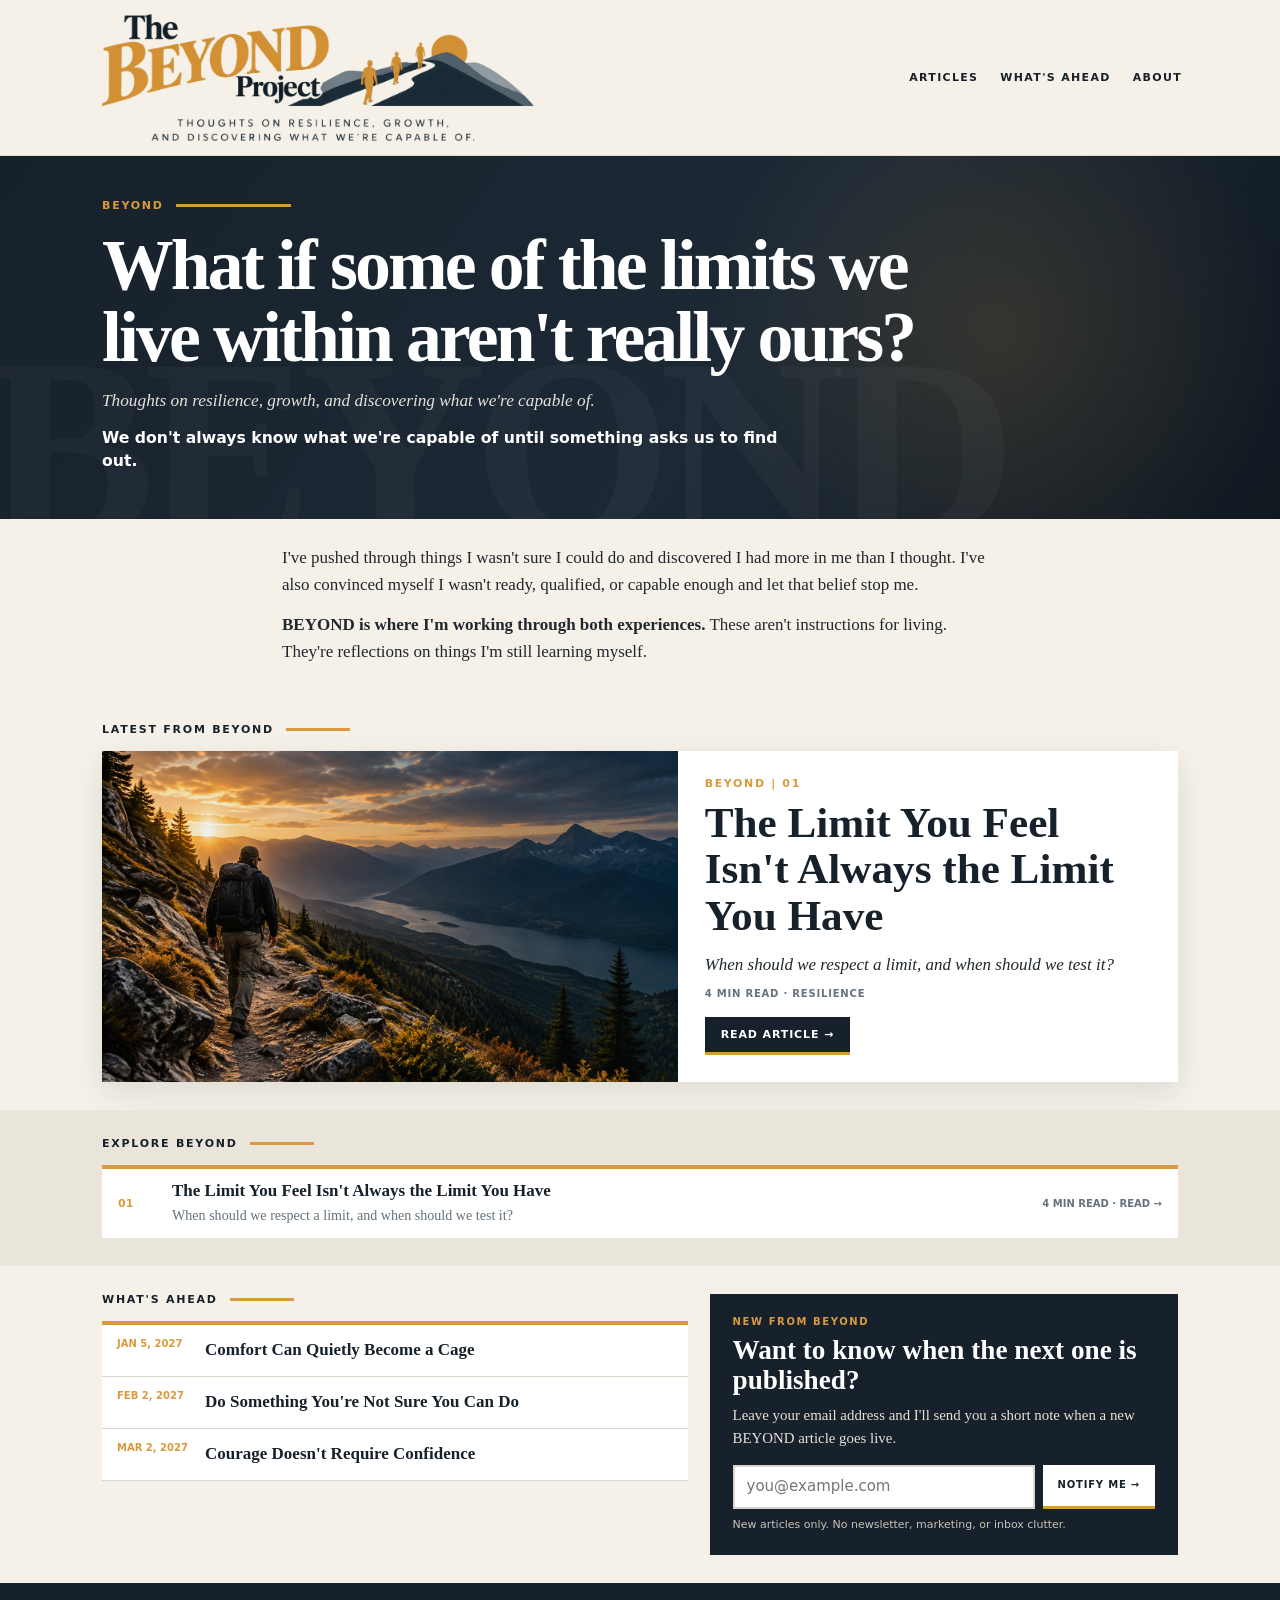
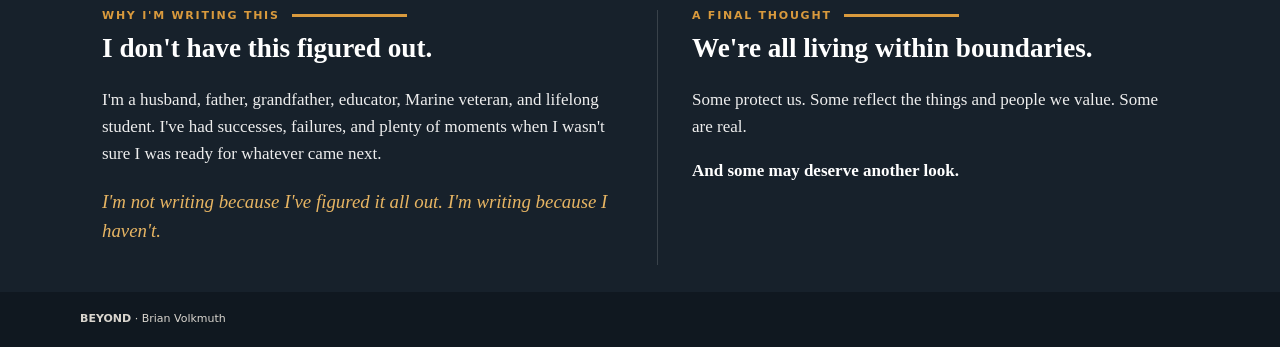
<file: index.html>
<!doctype html><html lang="en"><head>
<meta charset="utf-8"><meta name="viewport" content="width=device-width,initial-scale=1">
<title>BEYOND | Thoughts on resilience, growth, and discovering what we're capable of</title>
<meta name="description" content="BEYOND is Brian Volkmuth's series of reflections on resilience, growth, uncertainty, and discovering what we're capable of.">
<style>
:root{--navy:#17212B;--navy2:#101820;--amber:#D99A3D;--amber2:#E7B563;--ivory:#F5F1E8;--paper:#EAE5DA;--ink:#20272D;--slate:#64727D;--display:Georgia,"Times New Roman",serif;--ui:system-ui,-apple-system,BlinkMacSystemFont,"Segoe UI",Arial,sans-serif;--wide:1120px;--reading:760px}*{box-sizing:border-box}html{scroll-behavior:smooth}body{margin:0;background:var(--ivory);color:var(--ink);font:17px/1.58 var(--display)}a{color:inherit}.sr-only{position:absolute;width:1px;height:1px;padding:0;margin:-1px;overflow:hidden;clip:rect(0,0,0,0);white-space:nowrap;border:0}.mast{position:relative;overflow:hidden;color:#fff;background:radial-gradient(circle at 78% 48%,rgba(217,154,61,.15),transparent 28%),linear-gradient(125deg,var(--navy),#1c2935 58%,var(--navy2))}.mast:before{content:"BEYOND";position:absolute;left:-15px;bottom:-58px;color:rgba(255,255,255,.03);font:700 clamp(8rem,20vw,16rem)/1 var(--display);letter-spacing:-.05em}.mastin{position:relative;z-index:1;max-width:var(--wide);margin:auto;padding:44px 22px 46px}.eyebrow,.sectionlabel{display:flex;align-items:center;gap:12px;font:800 11px/1 var(--ui);letter-spacing:.16em;text-transform:uppercase}.eyebrow{color:var(--amber)}.line{height:3px;width:115px;background:var(--amber)}.mast h1{max-width:820px;margin:18px 0 13px;font-size:clamp(2.7rem,5.6vw,4.9rem);line-height:1.01;letter-spacing:-.04em}.mast .sub{max-width:680px;margin:0 0 12px;color:#e6e1d8;font-style:italic;font-size:1.08rem}.mast .thought{max-width:680px;margin:0;font:700 .98rem/1.5 var(--ui)}.intro{max-width:var(--reading);margin:auto;padding:26px 22px 16px}.intro p{margin:0 0 .8em}.wrap{max-width:var(--wide);margin:auto;padding:28px 22px}.sectionlabel{margin-bottom:16px;color:var(--navy)}.sectionlabel .line{width:64px}.feature{display:grid;grid-template-columns:1.07fr .93fr;background:#fff;box-shadow:0 10px 28px rgba(23,33,43,.1)}.media{min-height:285px;background-position:center;background-size:cover}.copy{padding:27px;display:flex;flex-direction:column;justify-content:center}.num{color:var(--amber);font:800 11px/1 var(--ui);letter-spacing:.15em;text-transform:uppercase}.copy h2{margin:11px 0 12px;color:var(--navy);font-size:clamp(1.9rem,3.4vw,2.7rem);line-height:1.08}.copy p{margin:0 0 11px}.meta{color:var(--slate);font:700 10px/1 var(--ui);letter-spacing:.08em;text-transform:uppercase}.btn{align-self:flex-start;margin-top:18px;padding:12px 16px;background:var(--navy);color:#fff;border-bottom:3px solid var(--amber);font:800 11px/1 var(--ui);letter-spacing:.08em;text-transform:uppercase;text-decoration:none}.library{background:var(--paper)}.list{background:#fff;border-top:4px solid var(--amber)}.row{display:grid;grid-template-columns:42px minmax(0,1fr) auto;gap:12px;align-items:center;padding:12px 16px;border-bottom:1px solid #d9d2c5;text-decoration:none}.row:last-child{border:0}.rnum{color:var(--amber);font:800 11px/1 var(--ui)}.title{display:block;color:var(--navy);font-weight:700;line-height:1.2}.desc{display:block;color:var(--slate);font-size:.88rem;margin-top:2px}.rmeta{white-space:nowrap;color:var(--slate);font:700 10px/1 var(--ui);text-transform:uppercase}.ahead-signup{display:grid;grid-template-columns:minmax(0,1fr) minmax(330px,.8fr);gap:22px}.ahead{list-style:none;margin:0;padding:0;background:#fff;border-top:4px solid var(--amber)}.ahead li{display:grid;grid-template-columns:78px 1fr;gap:10px;padding:12px 15px;border-bottom:1px solid #ddd5c8}.date{color:var(--amber);font:800 10px/1.35 var(--ui);text-transform:uppercase}.atitle{color:var(--navy);font-weight:700}.signup{background:var(--navy);color:#fff;padding:23px}.signup-kicker{color:var(--amber);font:800 10px/1 var(--ui);letter-spacing:.16em;text-transform:uppercase}.signup h2{margin:9px 0 8px;font-size:1.7rem;line-height:1.1}.signup p{margin:0 0 14px;color:#e7e1d8;font-size:.93rem}.form{display:grid;grid-template-columns:minmax(0,1fr) auto;gap:8px}.form label{position:absolute;width:1px;height:1px;overflow:hidden;clip:rect(0,0,0,0)}.form input{min-height:44px;border:2px solid #d9d5ce;padding:10px 12px;font:15px/1.3 var(--ui)}.form button{min-height:44px;border:0;border-bottom:3px solid var(--amber);background:#fff;color:var(--navy);padding:10px 15px;font:800 10px/1 var(--ui);letter-spacing:.08em;text-transform:uppercase;cursor:pointer}.fine{margin:8px 0 0!important;color:#c7c1b8!important;font:11px/1.4 var(--ui)!important}.about{background:var(--navy);color:#eee}.aboutin{max-width:var(--wide);margin:auto;padding:27px 22px;display:grid;grid-template-columns:1fr 1fr;gap:34px}.about h2{margin:6px 0 10px;color:#fff;font-size:1.7rem}.quote{color:var(--amber2);font-size:1.18rem;font-style:italic}.closing{border-left:1px solid rgba(255,255,255,.15);padding-left:34px}.closing strong{color:#fff}footer{background:var(--navy2);color:#d9d5ce;padding:19px 22px;font:11px/1.5 var(--ui)}.footerin{max-width:var(--wide);margin:auto}.err{padding:16px;background:#fff1c7;border-left:4px solid var(--amber)}@media(max-width:800px){.mastin{padding:35px 20px 38px}.mast h1{font-size:2.65rem}.intro{padding:22px 20px 12px}.wrap{padding:24px 18px}.feature{grid-template-columns:1fr}.media{min-height:210px}.copy{padding:22px 20px}.row{grid-template-columns:34px 1fr}.rmeta{grid-column:2}.ahead-signup{grid-template-columns:minmax(0,1fr)}.form{grid-template-columns:minmax(0,1fr)}.form input{min-width:0;width:100%}.form button{width:100%}.aboutin{grid-template-columns:1fr;gap:18px}.closing{border-left:0;border-top:1px solid rgba(255,255,255,.15);padding:18px 0 0}}@media(max-width:420px){.mast h1{font-size:2.3rem}.ahead li{grid-template-columns:68px 1fr}}
.logo-header{background:var(--ivory);border-bottom:1px solid #e2dccf;padding:10px 0}.logo-shell{max-width:var(--wide);margin:auto;padding:0 18px;display:flex;align-items:center;justify-content:space-between;gap:24px}.logo-home{display:block;flex:0 1 auto;line-height:0}.mast-logo{display:block;width:clamp(240px,40vw,440px);height:auto}.logo-nav{display:flex;flex-wrap:wrap;gap:22px;font:800 11px/1 var(--ui);letter-spacing:.12em;text-transform:uppercase}.logo-nav a{color:var(--navy);text-decoration:none;padding:8px 0}.logo-nav a:hover,.logo-nav a:focus-visible{text-decoration:underline;text-decoration-color:var(--amber);text-decoration-thickness:2px;text-underline-offset:5px}.logo-home:focus-visible,.logo-nav a:focus-visible{outline:2px solid var(--amber);outline-offset:3px}@media(max-width:800px){.logo-nav{gap:16px}}@media(max-width:640px){.logo-header{padding:10px 0 4px}.logo-shell{padding:0 14px}.logo-shell{flex-direction:column;gap:2px}.mast-logo{width:min(100%,380px)}.logo-nav{justify-content:center;gap:18px;font-size:10px}}.btn[aria-disabled]{cursor:default;background:#3d4a55}</style></head><body>
<header class="logo-header"><div class="logo-shell"><a class="logo-home" href="index.html" aria-label="The BEYOND Project home"><img class="mast-logo" src="BEYOND_Header_Logo_Cropped.png" alt="The BEYOND Project. Thoughts on resilience, growth, and discovering what we’re capable of." width="1100" height="337"></a><nav class="logo-nav" aria-label="Primary"><a href="#articles">Articles</a><a href="#ahead">What's Ahead</a><a href="#about">About</a></nav></div></header><section class="mast"><div class="mastin"><div class="eyebrow">BEYOND <span class="line"></span></div><h1>What if some of the limits we live within aren't really ours?</h1><p class="sub">Thoughts on resilience, growth, and discovering what we're capable of.</p><p class="thought">We don't always know what we're capable of until something asks us to find out.</p></div></section>
<section class="intro"><p>I've pushed through things I wasn't sure I could do and discovered I had more in me than I thought. I've also convinced myself I wasn't ready, qualified, or capable enough and let that belief stop me.</p><p><strong>BEYOND is where I'm working through both experiences.</strong> These aren't instructions for living. They're reflections on things I'm still learning myself.</p></section>
<main><section id="articles"><div class="wrap"><div class="sectionlabel">Latest from BEYOND <span class="line"></span></div><div id="latest"><div class="err">Loading the latest article…</div></div></div></section>
<section class="library"><div class="wrap"><div class="sectionlabel">Explore BEYOND <span class="line"></span></div><div id="published" class="list"><div class="err">Loading articles…</div></div></div></section>
<section id="ahead"><div class="wrap"><div class="ahead-signup"><div><div class="sectionlabel">What's Ahead <span class="line"></span></div><ul id="upcoming" class="ahead"><li><span class="date">Soon</span><span>Loading upcoming articles…</span></li></ul></div><aside class="signup"><div class="signup-kicker">New from BEYOND</div><h2>Want to know when the next one is published?</h2><p>Leave your email address and I'll send you a short note when a new BEYOND article goes live.</p><form class="form" action="https://buttondown.com/api/emails/embed-subscribe/volkmuth" method="post"><label for="bd-email">Email address</label><input id="bd-email" name="email" type="email" autocomplete="email" inputmode="email" maxlength="254" placeholder="you@example.com" required><button type="submit">Notify Me →</button></form><p class="fine">New articles only. No newsletter, marketing, or inbox clutter.</p></aside></div></div></section>
<section class="about" id="about"><div class="aboutin"><div><div class="eyebrow">Why I'm Writing This <span class="line"></span></div><h2>I don't have this figured out.</h2><p>I'm a husband, father, grandfather, educator, Marine veteran, and lifelong student. I've had successes, failures, and plenty of moments when I wasn't sure I was ready for whatever came next.</p><p class="quote">I'm not writing because I've figured it all out. I'm writing because I haven't.</p></div><div class="closing"><div class="eyebrow">A Final Thought <span class="line"></span></div><h2>We're all living within boundaries.</h2><p>Some protect us. Some reflect the things and people we value. Some are real.</p><strong>And some may deserve another look.</strong></div></div></section></main>
<footer><div class="footerin"><strong>BEYOND</strong> · Brian Volkmuth</div></footer>
<script>(()=>{'use strict';
/* BEYOND launch mode: an article is released at 7:00 p.m. Central on its publishDate.
   Preview any moment with ?asof=YYYY-MM-DDTHH:MM (Central time). */
const TZ='America/Chicago',RELEASE_HOUR=19;
const esc=v=>String(v??'').replace(/[&<>'"]/g,c=>({'&':'&amp;','<':'&lt;','>':'&gt;',"'":'&#39;','"':'&quot;'}[c]));
const latest=document.querySelector('#latest'),published=document.querySelector('#published'),upcoming=document.querySelector('#upcoming');
const wall=t=>{const p={};new Intl.DateTimeFormat('en-US',{timeZone:TZ,hourCycle:'h23',year:'numeric',month:'2-digit',day:'2-digit',hour:'2-digit',minute:'2-digit'}).formatToParts(new Date(t)).forEach(x=>p[x.type]=x.value);return Date.UTC(+p.year,+p.month-1,+p.day,+p.hour%24,+p.minute)};
/* Convert a Central wall-clock time to a real instant (handles daylight saving time). */
const central=(y,mo,d,h,mi)=>{const want=Date.UTC(y,mo-1,d,h,mi);let t=want;for(let i=0;i<3;i++)t+=want-wall(t);return t};
const ymd=s=>{const m=/^(\d{4})-(\d{2})-(\d{2})$/.exec(String(s||''));if(!m)return null;const y=+m[1],mo=+m[2],d=+m[3],t=new Date(Date.UTC(y,mo-1,d));return t.getUTCMonth()===mo-1&&t.getUTCDate()===d?[y,mo,d]:null};
const nowInstant=()=>{const q=new URLSearchParams(location.search).get('asof');const m=/^(\d{4})-(\d{2})-(\d{2})T(\d{2}):(\d{2})$/.exec(q||'');return m?central(+m[1],+m[2],+m[3],+m[4],+m[5]):Date.now()};
const fmt=(p,opts)=>new Date(Date.UTC(p[0],p[1]-1,p[2],12)).toLocaleDateString('en-US',Object.assign({timeZone:'UTC'},opts));
const longDate=p=>fmt(p,{weekday:'long',month:'long',day:'numeric'});
const shortDate=p=>fmt(p,{month:'short',day:'numeric',year:'numeric'});
fetch('articles.json',{cache:'no-store'}).then(r=>{if(!r.ok)throw Error(r.status);return r.json()}).then(data=>{
 const now=nowInstant();
 const all=data.slice().sort((a,b)=>String(a.number).localeCompare(String(b.number),undefined,{numeric:true}));
 if(!all.length)throw Error('No articles');
 all.forEach(a=>{a._p=ymd(a.publishDate);if(!a._p){console.warn('BEYOND: missing or invalid publishDate for article '+a.number+' (expected YYYY-MM-DD).');a._t=Infinity}else a._t=central(a._p[0],a._p[1],a._p[2],RELEASE_HOUR,0);a._live=a._t<=now});
 const live=all.filter(a=>a._live),coming=all.filter(a=>!a._live).sort((a,b)=>a._t-b._t);
 const when=a=>a._p?shortDate(a._p):'Soon';
 const f=live.length?live.reduce((x,y)=>y._t>=x._t?y:x):(coming[0]||all[0]);
 const action=f._live?`<a class="btn" href="${encodeURI(f.url)}">Read Article →</a>`:`<div class="btn" aria-disabled="true">Coming ${f._p?esc(longDate(f._p))+' at 7 p.m. Central':'soon'}</div>`;
 latest.innerHTML=`<article class="feature"><div class="media" role="img" aria-label="${esc(f.imageAlt||f.title)}" style="background-image:linear-gradient(90deg,rgba(23,33,43,.03),rgba(23,33,43,.16)),url('${encodeURI(f.image)}')"></div><div class="copy"><div class="num">BEYOND | ${esc(f.number)}</div><h2>${esc(f.title)}</h2><p><em>${esc(f.description)}</em></p><div class="meta">${esc(f.readTime)} · ${esc(f.category)}</div>${action}</div></article>`;
 const lib=published.closest('section');
 if(live.length){lib.hidden=false;published.innerHTML=live.map(a=>`<a class="row" href="${encodeURI(a.url)}"><span class="rnum">${esc(a.number)}</span><span><span class="title">${esc(a.title)}</span><span class="desc">${esc(a.description)}</span></span><span class="rmeta">${esc(a.readTime)} · Read →</span></a>`).join('')}else lib.hidden=true;
 upcoming.innerHTML=coming.length
  ?coming.slice(0,3).map(a=>`<li><span class="date">${esc(when(a))}</span><span class="atitle">${esc(a.title)}</span></li>`).join('')
  :'<li><span class="date">Complete</span><span class="atitle">All 12 articles in the first BEYOND series are now published.</span></li>';
}).catch(()=>{latest.innerHTML=published.innerHTML='<div class="err">The article schedule could not be loaded. Please refresh the page in a moment.</div>';upcoming.innerHTML='<li><span class="date">!</span><span>Upcoming articles unavailable.</span></li>'})})();</script>
</body></html>
</file>
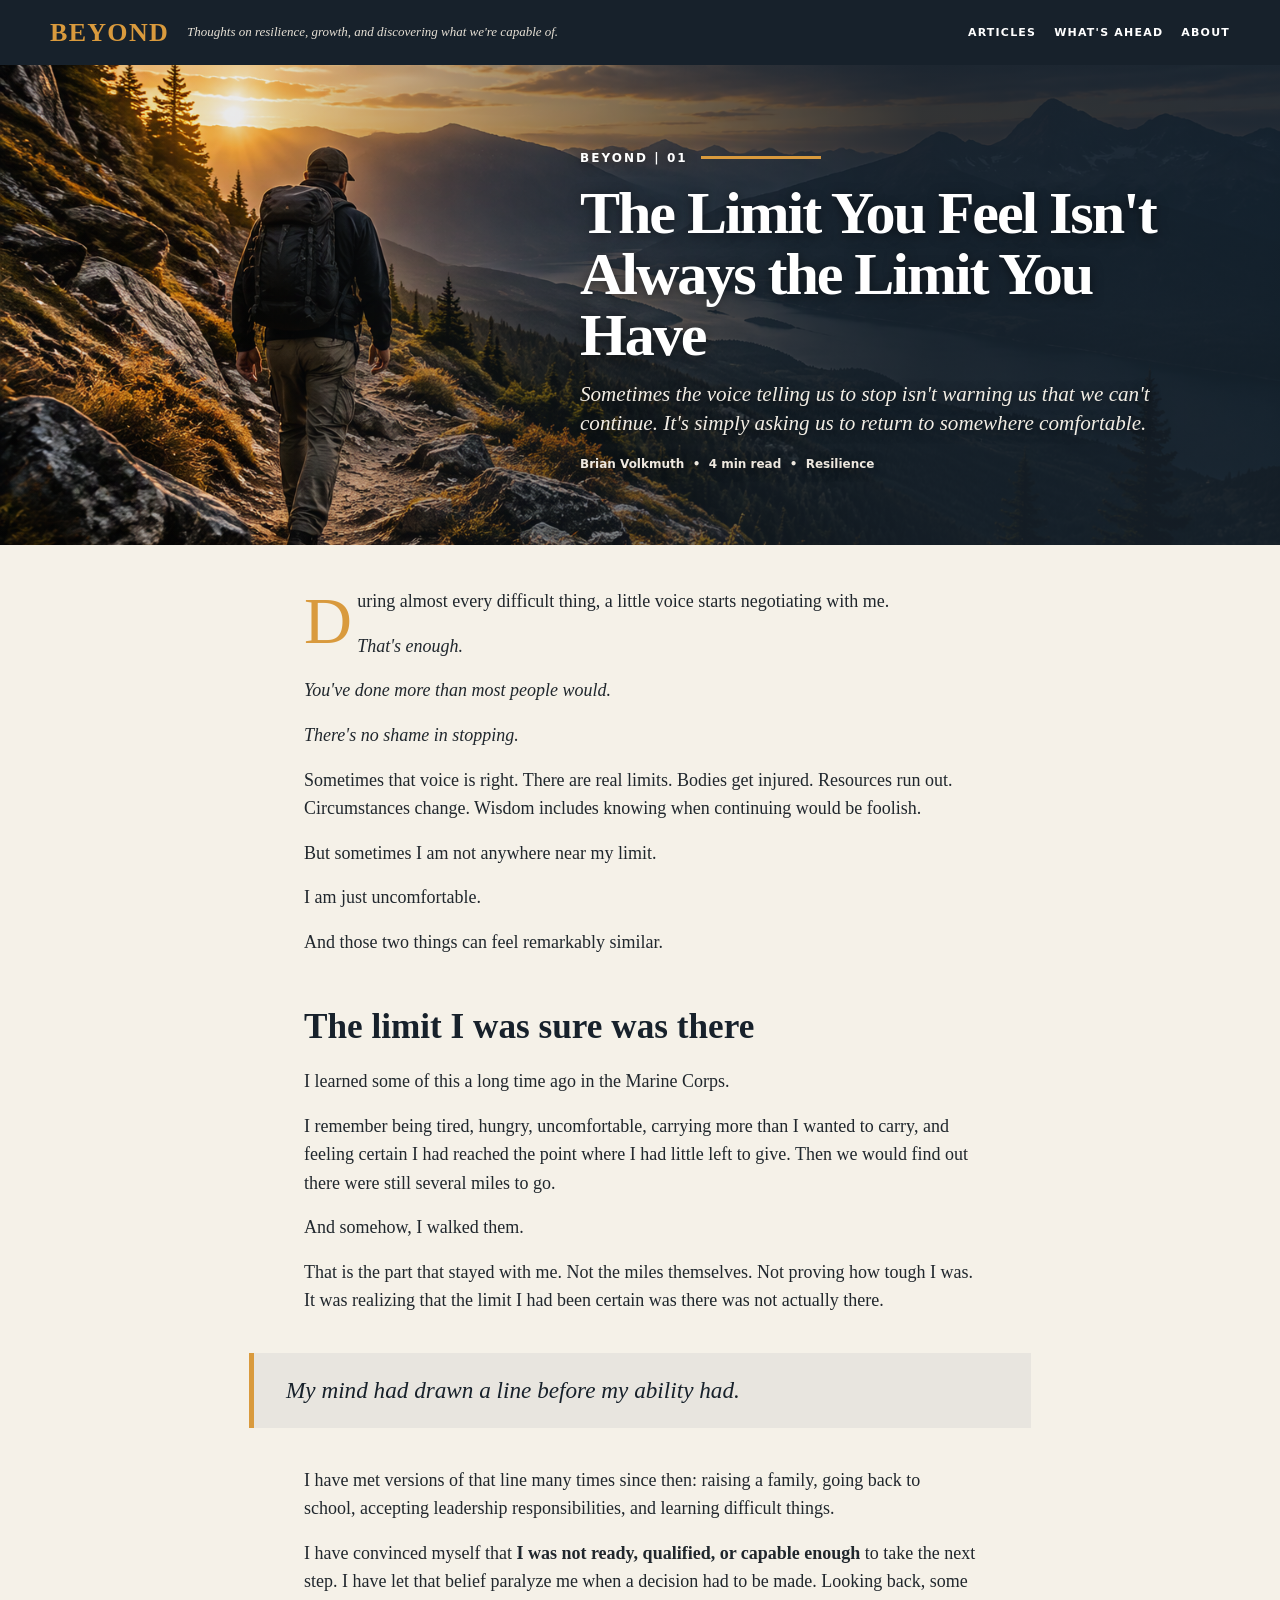
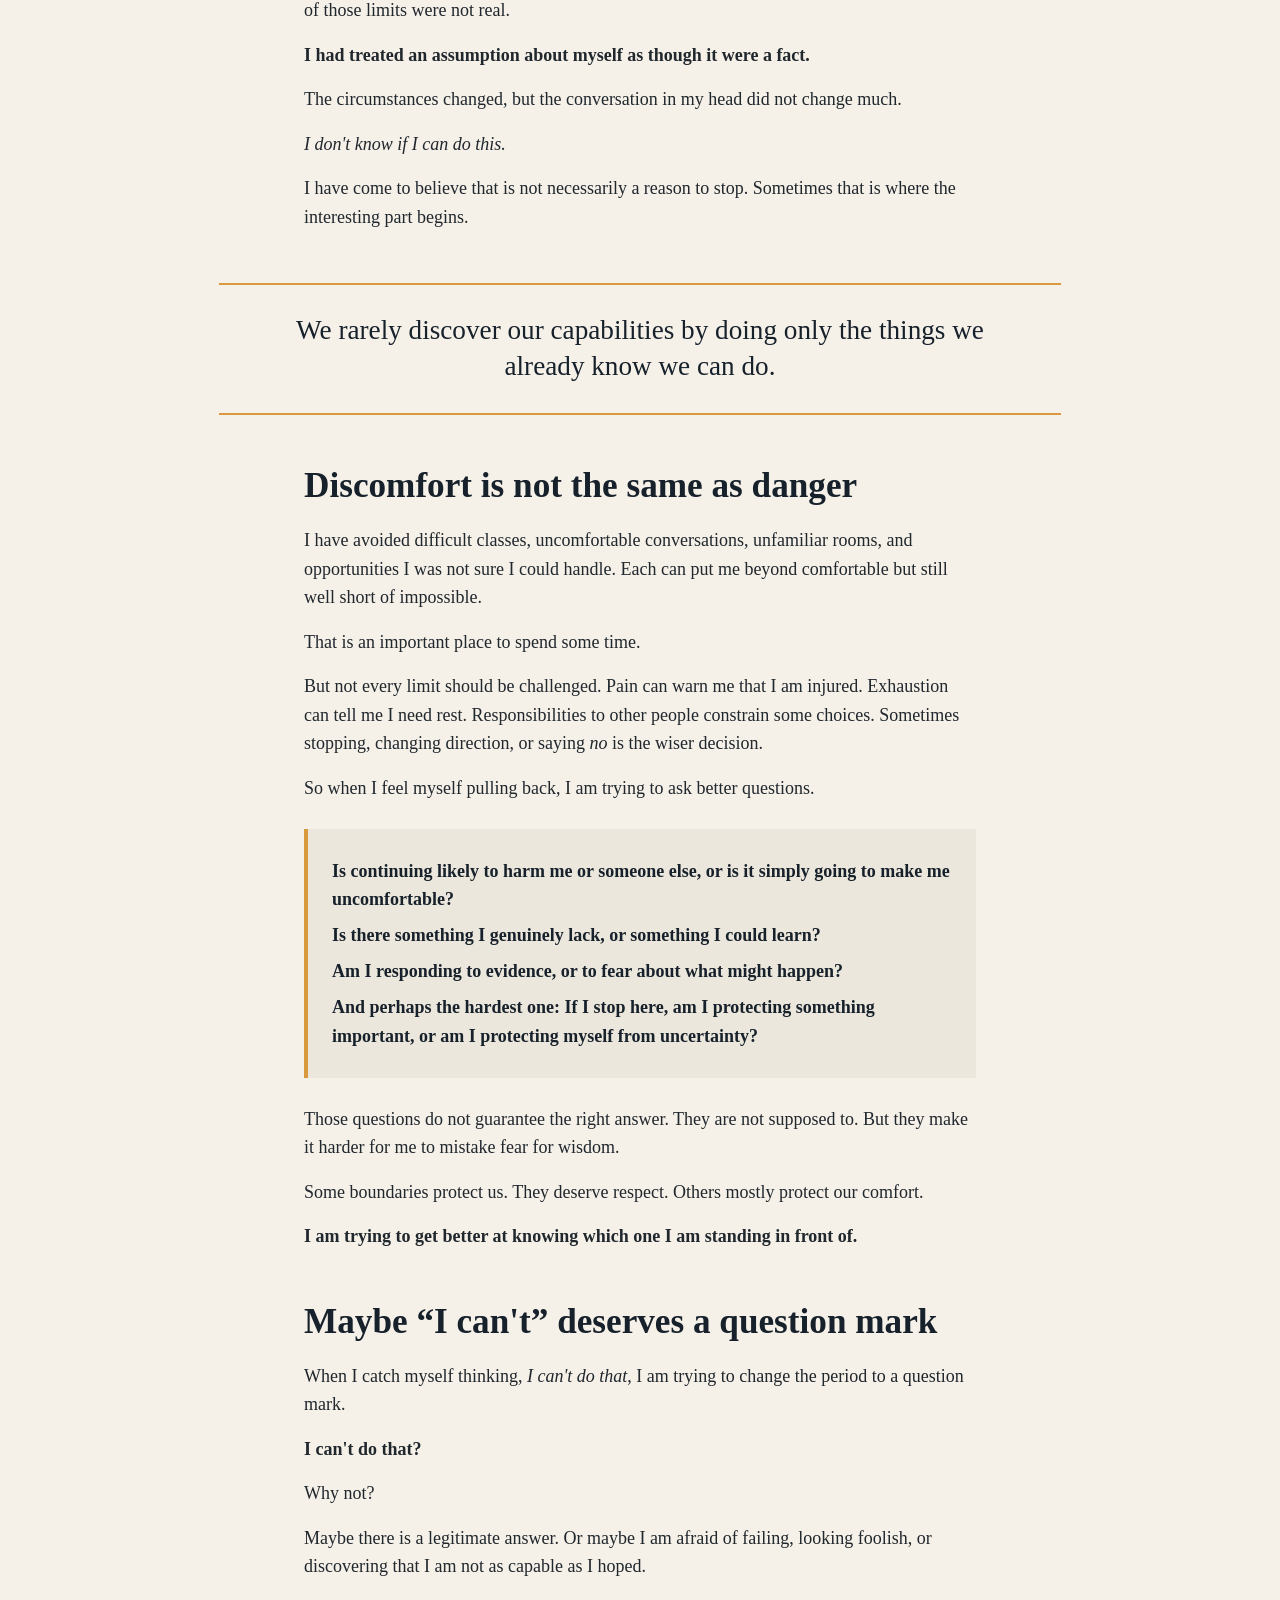
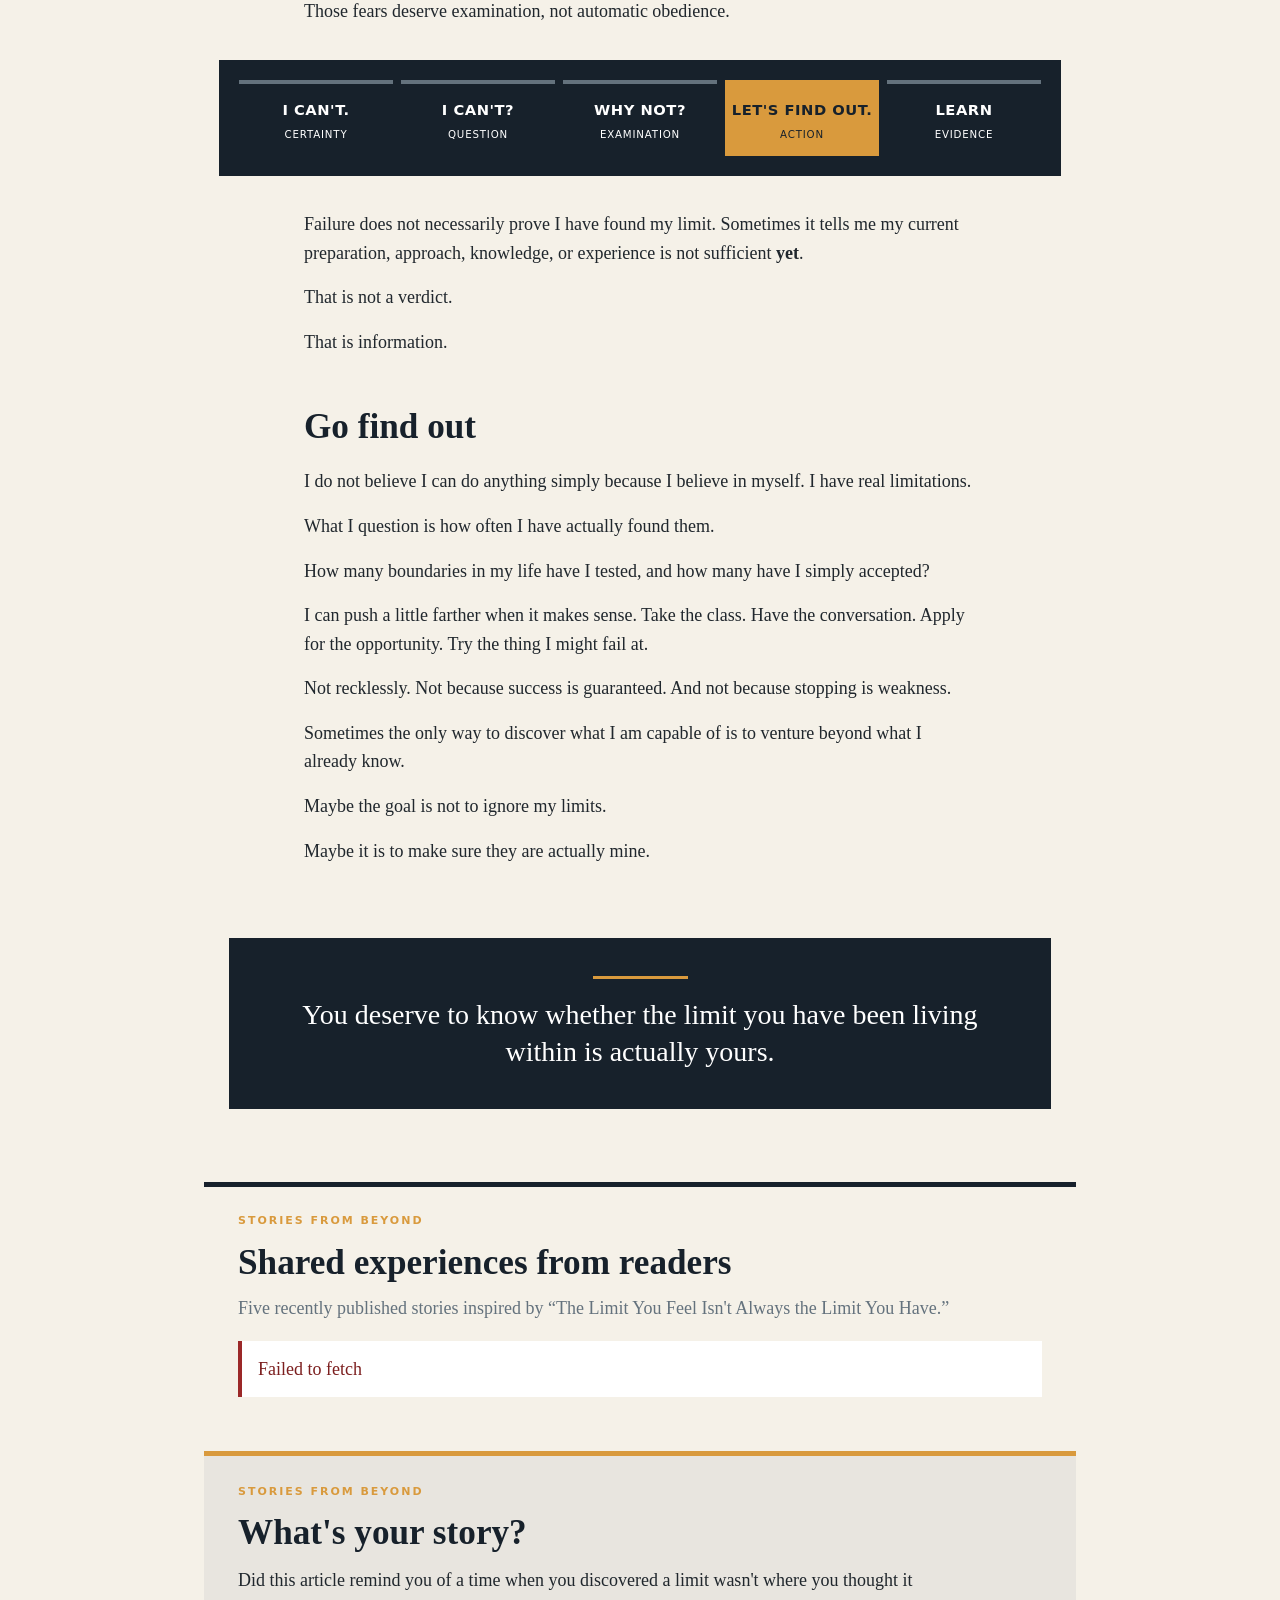
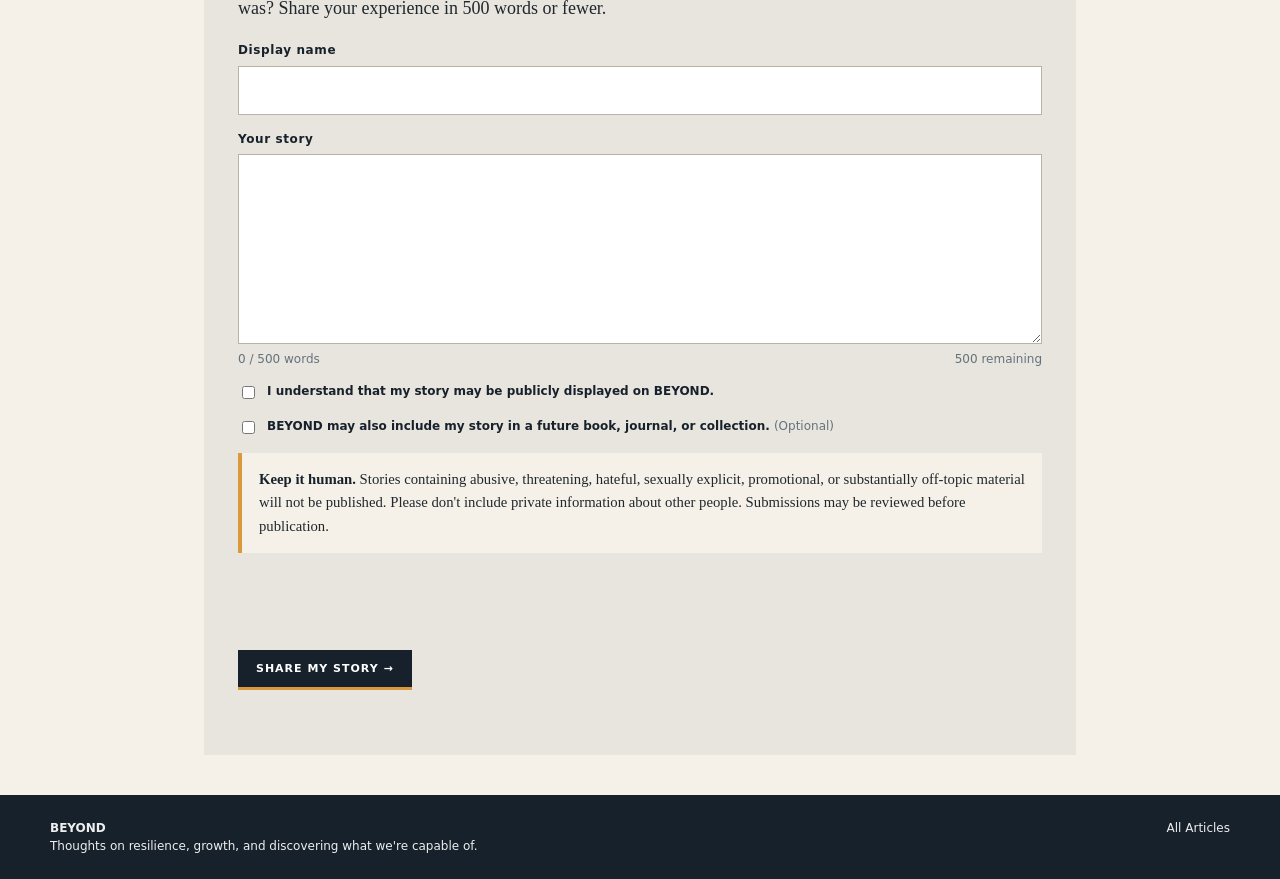
<file: article01.html>
<!doctype html>
<html lang="en">
<head>
<meta charset="utf-8">
<meta name="viewport" content="width=device-width, initial-scale=1">
<title>The Limit You Feel Isn't Always the Limit You Have | BEYOND 01</title>
<meta name="description" content="A reflection on real limits, perceived limits, and learning to tell the difference.">
<meta name="author" content="Brian Volkmuth">
<meta property="og:type" content="article">
<meta property="og:title" content="The Limit You Feel Isn't Always the Limit You Have">
<meta property="og:description" content="A reflection on real limits, perceived limits, and learning to tell the difference.">
<meta property="og:image" content="beyond-01-hero.png">
<style>
.hero{background:linear-gradient(90deg,rgba(23,33,43,.08) 20%,rgba(23,33,43,.84) 72%),url("beyond-01-hero.png") center/cover no-repeat}
</style>
<link rel="stylesheet" href="beyond.css">

<link rel="stylesheet" href="stories.css?v=3">
<script src="https://challenges.cloudflare.com/turnstile/v0/api.js" async defer></script>
</head>
<body>
<header class="mast"><div class="mast-inner"><a class="brand" href="index.html">BEYOND</a><div class="tagline">Thoughts on resilience, growth, and discovering what we're capable of.</div><nav class="nav"><a href="index.html#articles">Articles</a><a href="index.html#ahead">What's Ahead</a><a href="index.html#about">About</a></nav></div></header>
<section class="hero" aria-labelledby="article-title"><div class="hero-inner"><div class="hero-copy"><div class="eyebrow">BEYOND | 01 <span class="line"></span></div><h1 id="article-title">The Limit You Feel Isn't Always the Limit You Have</h1><p class="deck">Sometimes the voice telling us to stop isn't warning us that we can't continue. It's simply asking us to return to somewhere comfortable.</p><div class="meta">Brian Volkmuth &nbsp;•&nbsp; 4 min read &nbsp;•&nbsp; Resilience</div></div></div></section>
<main id="article"><section class="opening"><p>During almost every difficult thing, a little voice starts negotiating with me.</p><p><em>That's enough.</em></p><p><em>You've done more than most people would.</em></p><p><em>There's no shame in stopping.</em></p><p>Sometimes that voice is right. There are real limits. Bodies get injured. Resources run out. Circumstances change. Wisdom includes knowing when continuing would be foolish.</p><p>But sometimes I am not anywhere near my limit.</p><p>I am just uncomfortable.</p><p>And those two things can feel remarkably similar.</p></section>
<h2>The limit I was sure was there</h2><p>I learned some of this a long time ago in the Marine Corps.</p><p>I remember being tired, hungry, uncomfortable, carrying more than I wanted to carry, and feeling certain I had reached the point where I had little left to give. Then we would find out there were still several miles to go.</p><p>And somehow, I walked them.</p><p>That is the part that stayed with me. Not the miles themselves. Not proving how tough I was. It was realizing that the limit I had been certain was there was not actually there.</p><aside class="reflection">My mind had drawn a line before my ability had.</aside><p>I have met versions of that line many times since then: raising a family, going back to school, accepting leadership responsibilities, and learning difficult things.</p><p>I have convinced myself that <strong>I was not ready, qualified, or capable enough</strong> to take the next step. I have let that belief paralyze me when a decision had to be made. Looking back, some of those limits were not real.</p><p><strong>I had treated an assumption about myself as though it were a fact.</strong></p><p>The circumstances changed, but the conversation in my head did not change much.</p><p class="inner-thought">I don't know if I can do this.</p><p>I have come to believe that is not necessarily a reason to stop. Sometimes that is where the interesting part begins.</p><blockquote>We rarely discover our capabilities by doing only the things we already know we can do.</blockquote>
<h2>Discomfort is not the same as danger</h2><p>I have avoided difficult classes, uncomfortable conversations, unfamiliar rooms, and opportunities I was not sure I could handle. Each can put me beyond comfortable but still well short of impossible.</p><p>That is an important place to spend some time.</p><p>But not every limit should be challenged. Pain can warn me that I am injured. Exhaustion can tell me I need rest. Responsibilities to other people constrain some choices. Sometimes stopping, changing direction, or saying <em>no</em> is the wiser decision.</p><p>So when I feel myself pulling back, I am trying to ask better questions.</p><div class="questions"><p>Is continuing likely to harm me or someone else, or is it simply going to make me uncomfortable?</p><p>Is there something I genuinely lack, or something I could learn?</p><p>Am I responding to evidence, or to fear about what might happen?</p><p>And perhaps the hardest one: If I stop here, am I protecting something important, or am I protecting myself from uncertainty?</p></div><p>Those questions do not guarantee the right answer. They are not supposed to. But they make it harder for me to mistake fear for wisdom.</p><p>Some boundaries protect us. They deserve respect. Others mostly protect our comfort.</p><p><strong>I am trying to get better at knowing which one I am standing in front of.</strong></p>
<h2>Maybe “I can't” deserves a question mark</h2><p>When I catch myself thinking, <em>I can't do that</em>, I am trying to change the period to a question mark.</p><p><strong>I can't do that?</strong></p><p>Why not?</p><p>Maybe there is a legitimate answer. Or maybe I am afraid of failing, looking foolish, or discovering that I am not as capable as I hoped.</p><p>Those fears deserve examination, not automatic obedience.</p><div class="progression highlight-4"><div class="step"><strong>I CAN'T.</strong><span>Certainty</span></div><div class="step"><strong>I CAN'T?</strong><span>Question</span></div><div class="step"><strong>WHY NOT?</strong><span>Examination</span></div><div class="step"><strong>LET'S FIND OUT.</strong><span>Action</span></div><div class="step"><strong>LEARN</strong><span>Evidence</span></div></div><p>Failure does not necessarily prove I have found my limit. Sometimes it tells me my current preparation, approach, knowledge, or experience is not sufficient <strong>yet</strong>.</p><p>That is not a verdict.</p><p>That is information.</p>
<h2>Go find out</h2><p>I do not believe I can do anything simply because I believe in myself. I have real limitations.</p><p>What I question is how often I have actually found them.</p><p>How many boundaries in my life have I tested, and how many have I simply accepted?</p><p>I can push a little farther when it makes sense. Take the class. Have the conversation. Apply for the opportunity. Try the thing I might fail at.</p><p>Not recklessly. Not because success is guaranteed. And not because stopping is weakness.</p><p>Sometimes the only way to discover what I am capable of is to venture beyond what I already know.</p><p>Maybe the goal is not to ignore my limits.</p><p>Maybe it is to make sure they are actually mine.</p><section class="closing"><div class="line"></div>You deserve to know whether the limit you have been living within is actually yours.</section></main>


<section class="published-stories" aria-labelledby="published-stories-heading">
  <div class="published-stories-panel">
    <div class="published-stories-kicker">Stories from BEYOND</div>
    <h2 id="published-stories-heading">Shared experiences from readers</h2>
    <p class="published-stories-intro">Five recently published stories inspired by “The Limit You Feel Isn't Always the Limit You Have.”</p>
    <div id="published-stories-list" class="published-stories-list" data-article-number="1" aria-live="polite">
      <p class="published-stories-empty">Loading reader stories…</p>
    </div>
  </div>
</section>
<script src="stories-display.js?v=1" defer></script>

<section class="stories-section" aria-labelledby="stories-heading">
  <div class="stories-panel">
    <div class="stories-kicker">Stories from BEYOND</div>
    <h2 id="stories-heading">What's your story?</h2>
    <p class="stories-intro">Did this article remind you of a time when you discovered a limit wasn't where you thought it was? Share your experience in 500 words or fewer.</p>
   <form id="beyond-story-form" class="story-form" data-article-number="1" novalidate>
      <div class="story-field"><label for="story-display-name">Display name</label><input id="story-display-name" name="display_name" type="text" maxlength="80" autocomplete="name" required></div>
      <div class="story-field"><label for="story-text">Your story</label><textarea id="story-text" name="story" required aria-describedby="story-word-count story-guidelines"></textarea><div class="story-counter"><span id="story-word-count">0 / 500 words</span><span id="story-remaining">500 remaining</span></div></div>
      <div class="story-trap" aria-hidden="true"><label for="story-website">Website</label><input id="story-website" name="website" type="text" tabindex="-1" autocomplete="off"></div>
      <label class="story-consent" for="story-consent"><input id="story-consent" type="checkbox" required><span>I understand that my story may be publicly displayed on BEYOND.</span></label>
      <p id="story-guidelines" class="story-guidelines"><strong>Keep it human.</strong> Stories containing abusive, threatening, hateful, sexually explicit, promotional, or substantially off-topic material will not be published. Please don't include private information about other people. Submissions may be reviewed before publication.</p>
      <div class="turnstile-wrap"><div class="cf-turnstile" data-sitekey="0x4AAAAAAGG6TawpFP8l2P11" data-theme="light"></div></div>
      <button class="story-submit" type="submit">Share My Story →</button>
      <p id="story-status" class="story-status" role="status" aria-live="polite"></p>
    </form>
  </div>
</section>
<script src="stories.js?v=3" defer></script>

<footer><div class="footer-inner"><div><strong>BEYOND</strong><br>Thoughts on resilience, growth, and discovering what we're capable of.</div><div class="footer-nav"><a href="index.html">All Articles</a></div></div></footer>
</body></html>
</file>
<file: beyond.css>
:root{--navy:#17212B;--amber:#D99A3D;--ivory:#F5F1E8;--ink:#20272D;--slate:#64727D;--paper:#E8E5DF;--sage:#66766E;--reading:720px;--wide:1180px;--display:Georgia,"Times New Roman",serif;--ui:system-ui,-apple-system,BlinkMacSystemFont,"Segoe UI",Arial,sans-serif}
*{box-sizing:border-box}html{scroll-behavior:smooth}body{margin:0;background:var(--ivory);color:var(--ink);font:18px/1.58 var(--display)}a{color:inherit}.mast{background:var(--navy);color:#fff;padding:12px 22px}.mast-inner{max-width:var(--wide);margin:auto;display:flex;align-items:center;gap:18px;justify-content:space-between}.brand{font-size:26px;font-weight:700;letter-spacing:.05em;color:var(--amber);text-decoration:none}.tagline{font-style:italic;color:#e6e0d5;font-size:13px;flex:1}.nav{font:700 11px/1 var(--ui);letter-spacing:.11em;text-transform:uppercase;display:flex;gap:18px}.nav a{text-decoration:none}.hero{min-height:480px;display:flex;align-items:flex-end;background-position:center;background-size:cover;background-repeat:no-repeat}.hero-inner{width:100%;max-width:var(--wide);margin:auto;padding:56px 30px 42px;display:flex;justify-content:flex-end}.hero-copy{max-width:620px;color:#fff;text-shadow:0 2px 12px rgba(0,0,0,.5)}.eyebrow{display:flex;align-items:center;gap:13px;font:800 12px/1 var(--ui);letter-spacing:.17em;text-transform:uppercase}.line{height:3px;background:var(--amber);width:120px}h1{font-size:clamp(2.55rem,4.7vw,4.25rem);line-height:1.02;margin:18px 0 14px;letter-spacing:-.035em}.deck{font-size:clamp(1.08rem,1.8vw,1.32rem);font-style:italic;line-height:1.4;margin:0 0 18px;color:#f2ede4}.meta{font:600 12px/1.3 var(--ui);color:#eee8df}main{max-width:var(--reading);margin:auto;padding:42px 24px 54px}p{margin:0 0 .9em}.opening p:first-child:first-letter{color:var(--amber);float:left;font-size:4.15rem;line-height:.78;padding:.12em .08em 0 0}.inner,.inner-thought{font-style:italic}h2{font-size:clamp(1.7rem,3.6vw,2.2rem);line-height:1.15;color:var(--navy);margin:1.45em 0 .55em}.reflection{margin:1.65em -55px;padding:22px 32px;border-left:5px solid var(--amber);background:var(--paper);color:var(--navy);font-size:1.45rem;font-style:italic;line-height:1.32}blockquote{margin:1.9em -85px;padding:28px 48px;border-top:2px solid var(--amber);border-bottom:2px solid var(--amber);font-size:1.7rem;line-height:1.32;text-align:center;color:var(--navy)}.questions,.question,.question-box,.evidence{margin:1.5em 0;padding:20px 24px;background:#ece7dc;border-left:4px solid var(--amber)}.questions p,.question p,.question-box p,.evidence p{margin:.42em 0;font-weight:700;color:var(--navy)}.discern{margin:1.8em -85px;padding:22px}.discern-title{margin-bottom:17px}.discern-grid{gap:12px}.discern-side{padding:19px 17px}.discern-side strong{margin-bottom:8px}.discern-center{padding:0 7px}.progression{margin:1.9em -85px;padding:20px;background:var(--navy);display:grid;grid-template-columns:repeat(5,1fr);gap:8px;color:#fff;font-family:var(--ui);text-align:center}.step{padding:14px 6px;border-top:4px solid var(--slate)}.step strong{display:block;font-size:.92rem;letter-spacing:.035em}.step span{display:block;margin-top:5px;font-size:.64rem;text-transform:uppercase;letter-spacing:.08em}.progression.highlight-2 .step:nth-child(2),.progression.highlight-3 .step:nth-child(3),.progression.highlight-4 .step:nth-child(4){border-top-color:var(--amber);background:var(--amber);color:var(--navy)}.closing{margin:2.6em -75px .7em;padding:38px 46px;background:var(--navy);color:#fff;font-size:1.75rem;line-height:1.32;text-align:center}.closing .line{margin:0 auto 18px;width:95px}.closing strong{display:block}.closing .not-yet{margin-top:8px;color:var(--amber);font-size:2.2rem;font-weight:700}footer{background:var(--navy);color:#eee;padding:24px 22px;font:12px/1.5 var(--ui)}.footer-inner{max-width:var(--wide);margin:auto;display:flex;justify-content:space-between;gap:22px}.footer-nav{display:flex;gap:16px}.footer-nav a{text-decoration:none}:focus-visible{outline:3px solid var(--amber);outline-offset:4px}
@media(max-width:800px){body{font-size:17px;line-height:1.55}.tagline{display:none}.nav{gap:10px;font-size:10px}.hero{min-height:500px}.hero-inner{padding:38px 20px 30px;justify-content:flex-start}h1{font-size:clamp(2.3rem,9vw,3.55rem)}.line{width:84px}main{padding:32px 20px 42px}h2{margin-top:1.25em}.reflection,blockquote,.progression,.closing,.discern{margin-left:0;margin-right:0}.reflection{padding:19px 22px}blockquote{padding:24px 20px;font-size:1.5rem}.progression{grid-template-columns:1fr 1fr;padding:16px;margin-top:1.5em;margin-bottom:1.5em}.progression .step:nth-child(5){grid-column:1/-1}.discern{margin:1.5em 0;padding:18px}.discern-title{margin-bottom:14px}.discern-grid{gap:10px}.discern-side{padding:17px 15px}.closing{padding:30px 22px;font-size:1.5rem;margin-top:2em}footer{padding:20px}.footer-inner{display:block}.footer-nav{margin-top:12px}}
@media(max-width:420px){.mast{padding:11px 17px}.brand{font-size:22px}.hero{min-height:470px}.hero-inner{padding:32px 18px 27px}h1{font-size:2.25rem}.deck{font-size:1.03rem}main{padding:28px 18px 38px}.questions,.question,.question-box,.evidence{padding:18px 19px}.discern{padding:16px}}
@media(prefers-reduced-motion:reduce){html{scroll-behavior:auto}}
</file>
<file: stories.css>
/* Stories from BEYOND - Article story submission component */
.stories-section{max-width:920px;margin:0 auto 2.5rem;padding:0 24px}.stories-panel{background:#E8E5DF;border-top:5px solid #D99A3D;padding:30px 34px}.stories-kicker{color:#D99A3D;font:800 11px/1 system-ui,-apple-system,BlinkMacSystemFont,"Segoe UI",Arial,sans-serif;letter-spacing:.18em;text-transform:uppercase}.stories-panel h2{margin:.45em 0 .35em;color:#17212B}.stories-intro{max-width:680px;margin-bottom:1.25rem}.story-form{display:grid;gap:16px}.story-field{display:grid;gap:7px}.story-field label,.story-consent{font:700 12px/1.35 system-ui,-apple-system,BlinkMacSystemFont,"Segoe UI",Arial,sans-serif;letter-spacing:.05em;color:#17212B}.story-field input,.story-field textarea{width:100%;border:1px solid #B9B2A5;background:#fff;color:#20272D;padding:12px 13px;font:16px/1.45 system-ui,-apple-system,BlinkMacSystemFont,"Segoe UI",Arial,sans-serif}.story-field textarea{min-height:190px;resize:vertical}.story-field input:focus,.story-field textarea:focus{outline:3px solid rgba(217,154,61,.35);border-color:#D99A3D}.story-counter{display:flex;justify-content:space-between;gap:12px;color:#64727D;font:12px/1.35 system-ui,-apple-system,BlinkMacSystemFont,"Segoe UI",Arial,sans-serif}.story-counter.warning{color:#8A5A12;font-weight:700}.story-counter.over{color:#A32727;font-weight:800}.story-consent{display:flex;align-items:flex-start;gap:9px;letter-spacing:0;font-weight:600}.story-consent input{margin-top:3px;flex:0 0 auto}.story-guidelines{margin:0;padding:15px 17px;background:#F5F1E8;border-left:4px solid #D99A3D;font-size:.92rem}.story-guidelines strong{color:#17212B}.turnstile-wrap{min-height:65px}.story-submit{justify-self:start;border:0;border-bottom:3px solid #D99A3D;background:#17212B;color:#fff;padding:13px 18px;font:800 11px/1 system-ui,-apple-system,BlinkMacSystemFont,"Segoe UI",Arial,sans-serif;letter-spacing:.09em;text-transform:uppercase;cursor:pointer}.story-submit:disabled{opacity:.55;cursor:not-allowed}.story-status{min-height:1.5em;margin:0;font:700 13px/1.45 system-ui,-apple-system,BlinkMacSystemFont,"Segoe UI",Arial,sans-serif}.story-status.success{color:#285C38}.story-status.error{color:#9B2828}.story-trap{position:absolute!important;left:-10000px!important;width:1px!important;height:1px!important;overflow:hidden!important}@media(max-width:800px){.stories-section{padding:0 20px;margin-bottom:2rem}.stories-panel{padding:24px 22px}.story-field textarea{min-height:170px}.story-submit{width:100%}}@media(max-width:420px){.stories-section{padding:0 18px}.stories-panel{padding:21px 18px}.story-counter{display:block}.turnstile-wrap{overflow:hidden}}

/* Published Stories from BEYOND */
.published-stories{max-width:920px;margin:0 auto 1.6rem;padding:0 24px}.published-stories-panel{background:#F5F1E8;border-top:5px solid #17212B;padding:28px 34px}.published-stories-kicker{color:#D99A3D;font:800 11px/1 system-ui,-apple-system,BlinkMacSystemFont,"Segoe UI",Arial,sans-serif;letter-spacing:.18em;text-transform:uppercase}.published-stories-panel h2{margin:.48em 0 .3em;color:#17212B}.published-stories-intro{margin:0 0 1.15rem;color:#64727D}.published-stories-list{display:grid;gap:12px}.reader-story{background:#fff;border-left:4px solid #D99A3D;padding:18px 20px}.reader-story-header{margin:0 0 8px;color:#17212B;font:800 12px/1.3 system-ui,-apple-system,BlinkMacSystemFont,"Segoe UI",Arial,sans-serif;letter-spacing:.02em}.reader-story-text{margin:0;white-space:pre-wrap}.reader-story-date{margin:9px 0 0;color:#64727D;font:11px/1.3 system-ui,-apple-system,BlinkMacSystemFont,"Segoe UI",Arial,sans-serif}.published-stories-empty,.published-stories-error{margin:0;padding:14px 16px;background:#fff;color:#64727D}.published-stories-error{border-left:4px solid #9B2828;color:#7C1F1F}@media(max-width:800px){.published-stories{padding:0 20px;margin-bottom:1.4rem}.published-stories-panel{padding:23px 22px}.reader-story{padding:16px 17px}}@media(max-width:420px){.published-stories{padding:0 18px}.published-stories-panel{padding:20px 18px}}
</file>
